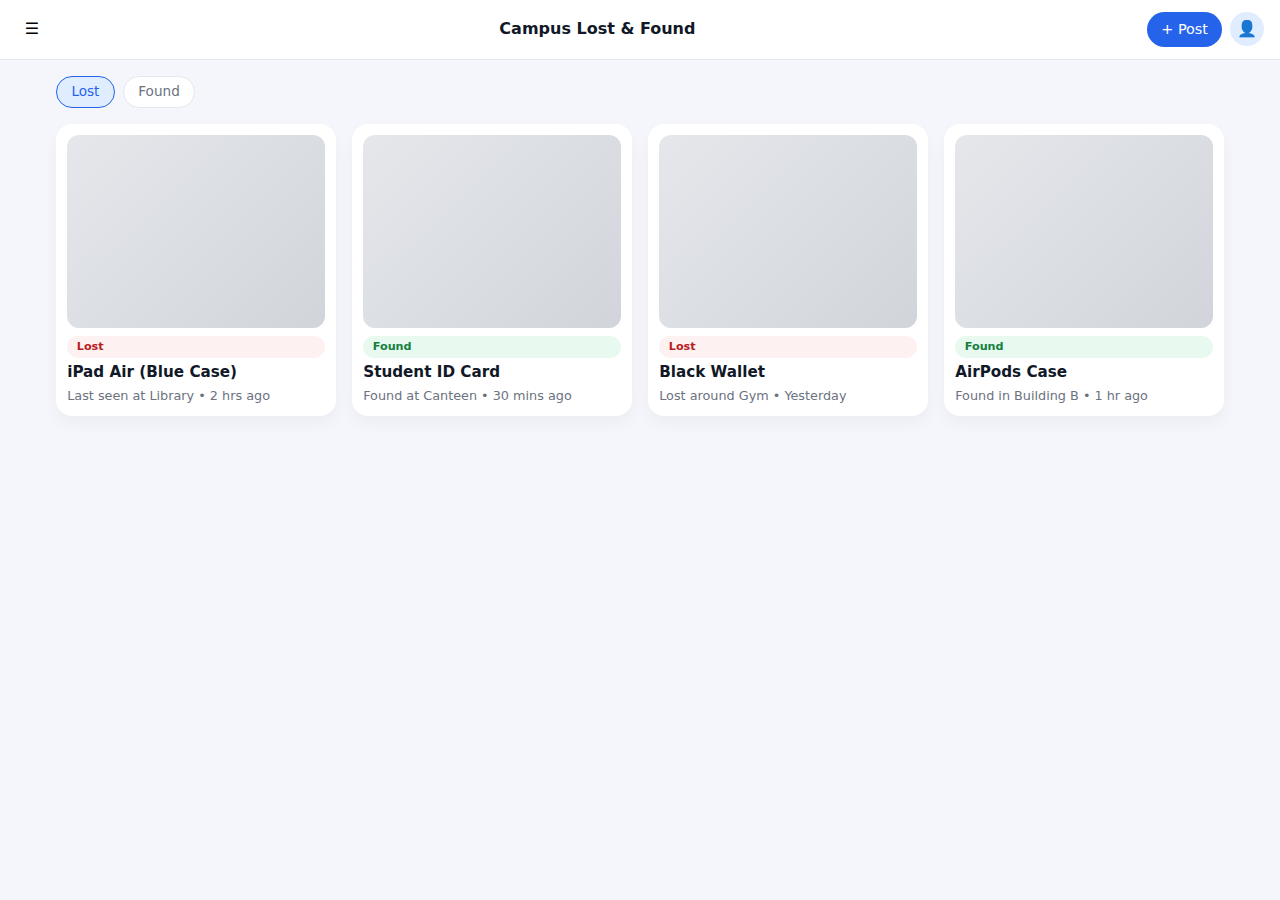
<file: index.html>
<!DOCTYPE html>
<html lang="en">
<head>
  <meta charset="UTF-8" />
  <title>Campus Lost & Found</title>
  <meta name="viewport" content="width=device-width, initial-scale=1.0" />
  <link rel="stylesheet" href="css/base.css" />
  <link rel="stylesheet" href="css/layout.css" />
</head>
<body>
  <!-- Top bar -->
  <header class="topbar">
    <button class="icon-button" aria-label="Menu">
      ☰
    </button>

    <div class="topbar-title">
      Campus Lost &amp; Found
    </div>

    <div class="topbar-actions">
      <button class="primary-button">
        + Post
      </button>
      <button class="icon-button circle" aria-label="Profile">
        👤
      </button>
    </div>
  </header>

  <!-- Main content -->
  <main class="page">
    <!-- Filter Lost / Found -->
    <section class="filter-row">
      <button class="chip active" data-filter="lost">Lost</button>
      <button class="chip" data-filter="found">Found</button>
    </section>

    <!-- Cards grid -->
    <section class="card-grid" id="itemGrid">
      <!-- ตัวอย่างการ์ด (คลิกแล้วไปหน้า detail) -->
      <a href="post-detail.html" class="item-card" data-type="lost">
        <div class="item-image placeholder"></div>
        <div class="item-content">
          <div class="item-badge lost">Lost</div>
          <h3 class="item-title">iPad Air (Blue Case)</h3>
          <p class="item-meta">Last seen at Library • 2 hrs ago</p>
        </div>
      </a>

      <a href="post-detail.html" class="item-card" data-type="found">
        <div class="item-image placeholder"></div>
        <div class="item-content">
          <div class="item-badge found">Found</div>
          <h3 class="item-title">Student ID Card</h3>
          <p class="item-meta">Found at Canteen • 30 mins ago</p>
        </div>
      </a>

      <a href="post-detail.html" class="item-card" data-type="lost">
        <div class="item-image placeholder"></div>
        <div class="item-content">
          <div class="item-badge lost">Lost</div>
          <h3 class="item-title">Black Wallet</h3>
          <p class="item-meta">Lost around Gym • Yesterday</p>
        </div>
      </a>

      <a href="post-detail.html" class="item-card" data-type="found">
        <div class="item-image placeholder"></div>
        <div class="item-content">
          <div class="item-badge found">Found</div>
          <h3 class="item-title">AirPods Case</h3>
          <p class="item-meta">Found in Building B • 1 hr ago</p>
        </div>
      </a>

      <!-- เพิ่มการ์ดอื่น ๆ ได้ตามต้องการ -->
    </section>
  </main>

  <script src="js/main.js"></script>
</body>
</html>
</file>
<file: css/base.css>
/* base.css */
/* รีเซ็ตเล็กน้อยให้ดูเรียบ ๆ */
*,
*::before,
*::after {
  box-sizing: border-box;
  margin: 0;
  padding: 0;
}

:root {
  --bg: #f5f6fb;
  --card-bg: #ffffff;
  --primary: #2563eb;
  --primary-soft: #e0edff;
  --text-main: #111827;
  --text-muted: #6b7280;
  --border-soft: #e5e7eb;
  --lost: #f97373;
  --found: #22c55e;
  --radius-lg: 16px;
  --radius-sm: 999px;
}

body {
  font-family: system-ui, -apple-system, BlinkMacSystemFont, "Segoe UI",
    sans-serif;
  background: var(--bg);
  color: var(--text-main);
  line-height: 1.4;
}

/* ปุ่มพื้นฐาน */

button {
  border: none;
  cursor: pointer;
  font: inherit;
  background: none;
}

a {
  color: inherit;
  text-decoration: none;
}
</file>
<file: css/layout.css>
/* layout.css */

/* Top bar */

.topbar {
  display: flex;
  align-items: center;
  justify-content: space-between;
  padding: 0.75rem 1rem;
  background: #ffffff;
  border-bottom: 1px solid var(--border-soft);
  position: sticky;
  top: 0;
  z-index: 10;
}

.topbar-title {
  font-weight: 600;
}

.topbar-actions {
  display: flex;
  align-items: center;
  gap: 0.5rem;
}

.icon-button {
  padding: 0.35rem 0.55rem;
  border-radius: 999px;
  background: transparent;
}

.icon-button.circle {
  width: 2.1rem;
  height: 2.1rem;
  display: inline-flex;
  align-items: center;
  justify-content: center;
  background: var(--primary-soft);
}

.primary-button {
  background: var(--primary);
  color: #ffffff;
  padding: 0.45rem 0.9rem;
  border-radius: var(--radius-sm);
  font-size: 0.9rem;
}

.primary-button.full-width {
  width: 100%;
  margin-top: 0.75rem;
}

/* Page wrapper */

.page {
  padding: 1rem;
  max-width: 1200px;
  margin: 0 auto;
}

/* Filter chips */

.filter-row {
  display: flex;
  gap: 0.5rem;
  margin-bottom: 1rem;
}

.chip {
  padding: 0.35rem 0.9rem;
  border-radius: var(--radius-sm);
  border: 1px solid var(--border-soft);
  font-size: 0.85rem;
  background: #ffffff;
  color: var(--text-muted);
}

.chip.active {
  background: var(--primary-soft);
  border-color: var(--primary);
  color: var(--primary);
}

/* Card grid */

.card-grid {
  display: grid;
  grid-template-columns: repeat(auto-fit, minmax(230px, 1fr));
  gap: 1rem;
}

.item-card {
  background: var(--card-bg);
  border-radius: var(--radius-lg);
  padding: 0.7rem;
  box-shadow: 0 8px 16px rgb(15 23 42 / 0.04);
  display: flex;
  flex-direction: column;
  gap: 0.5rem;
  transition: transform 0.13s ease, box-shadow 0.13s ease;
}

.item-card:hover {
  transform: translateY(-2px);
  box-shadow: 0 12px 24px rgb(15 23 42 / 0.08);
}

.item-image.placeholder {
  width: 100%;
  aspect-ratio: 4 / 3;
  border-radius: 12px;
  background: linear-gradient(135deg, #e5e7eb, #d1d5db);
}

.item-content {
  display: flex;
  flex-direction: column;
  gap: 0.25rem;
}

.item-badge {
  display: inline-flex;
  align-items: center;
  padding: 0.18rem 0.6rem;
  border-radius: 999px;
  font-size: 0.7rem;
  font-weight: 600;
}

.item-badge.lost {
  background: rgba(248, 113, 113, 0.1);
  color: #b91c1c;
}

.item-badge.found {
  background: rgba(34, 197, 94, 0.1);
  color: #15803d;
}

.item-title {
  font-size: 0.95rem;
}

.item-meta {
  font-size: 0.8rem;
  color: var(--text-muted);
}

/* Detail page layout */

.detail-layout {
  display: grid;
  grid-template-columns: minmax(0, 1.1fr) minmax(0, 1.4fr);
  gap: 1.5rem;
  margin-bottom: 1.5rem;
}

.detail-image.placeholder {
  width: 100%;
  aspect-ratio: 4 / 3;
  border-radius: 18px;
  background: linear-gradient(135deg, #e5e7eb, #d1d5db);
}

.detail-info {
  display: flex;
  flex-direction: column;
  gap: 0.5rem;
}

.detail-title {
  font-size: 1.4rem;
  margin-top: 0.25rem;
}

.detail-meta {
  font-size: 0.85rem;
  color: var(--text-muted);
}

.detail-text {
  margin-top: 0.4rem;
  font-size: 0.9rem;
}

.detail-tags {
  display: flex;
  flex-wrap: wrap;
  gap: 0.35rem;
  margin-top: 0.4rem;
}

.tag {
  font-size: 0.75rem;
  padding: 0.2rem 0.55rem;
  border-radius: 999px;
  background: #e5e7eb;
}

/* Map section */

.section-title {
  font-size: 1rem;
  margin-bottom: 0.5rem;
}

.map-section {
  margin-top: 1rem;
}

#map {
  width: 100%;
  height: 260px;
  border-radius: 18px;
  border: 1px solid var(--border-soft);
  overflow: hidden;
}

/* Responsive */

@media (max-width: 768px) {
  .detail-layout {
    grid-template-columns: 1fr;
  }

  .page {
    padding: 0.9rem;
  }
}
</file>
